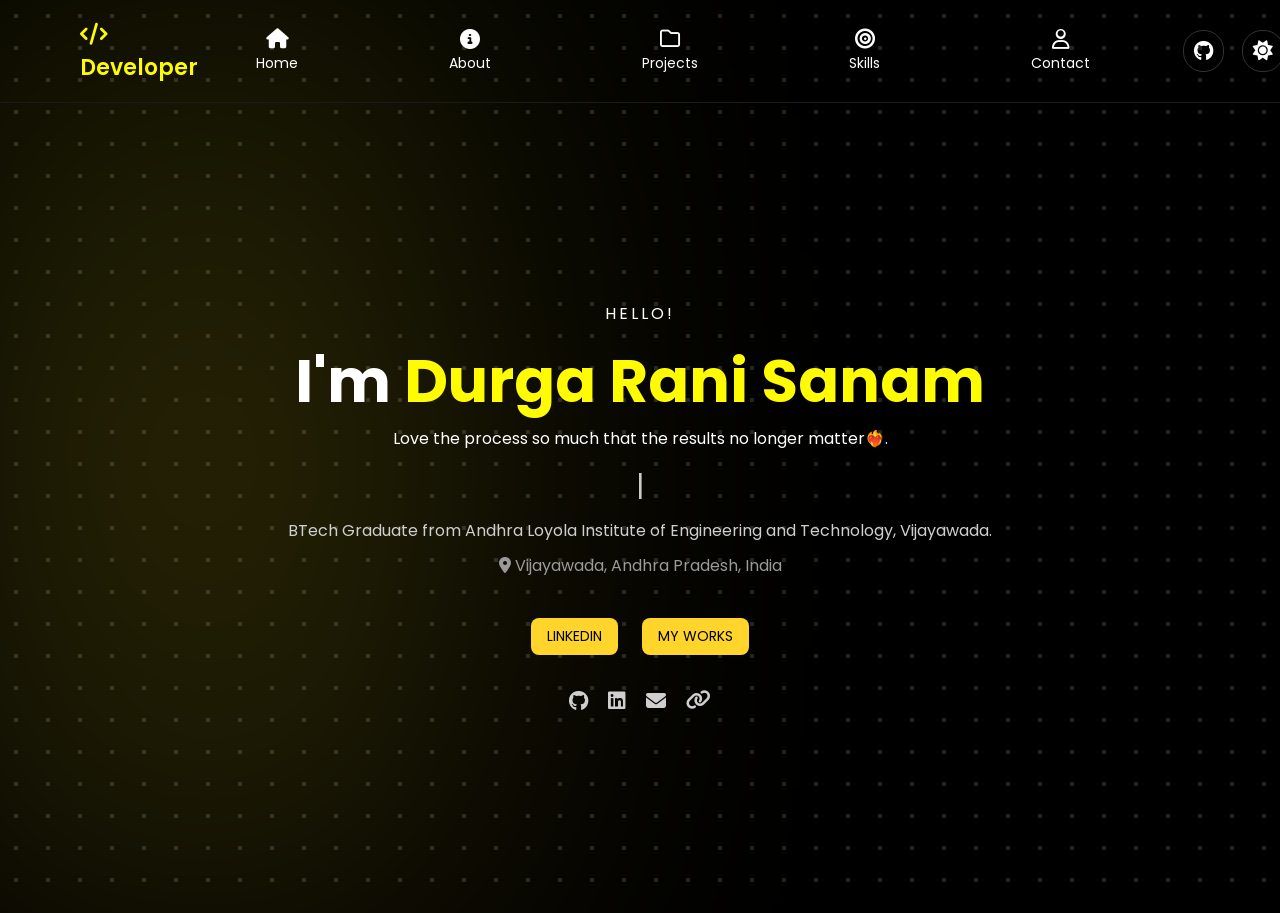
<file: index.html>
<!DOCTYPE html>
<html lang="en">

    <head>
        <meta charset="UTF-8">
        <meta name="viewport" content="width=device-width, initial-scale=1.0">
        <title>Portfolio</title>
        <link rel="stylesheet" href="styles.css">
        <!-- Google Font -->
        <link href="https://fonts.googleapis.com/css2?family=Poppins:wght@300;400;600;700&display=swap"
            rel="stylesheet">

        <!-- Font Awesome -->
        <link rel="stylesheet" href="https://cdnjs.cloudflare.com/ajax/libs/font-awesome/6.5.0/css/all.min.css">

    </head>

    <body>
        <div id="header"></div>

        <section class="hero">

            <p class="hello">HELLO!</p>

            <h1>
                I'm <span class="name">Durga Rani Sanam</span>
            </h1>

            <p class="quote">
                Love the process so much that the results no longer matter❤️‍🔥.
            </p>

            <!-- Dynamic typing text -->
            <div class="typing">
                <span id="typing-text"></span><span>|</span>
            </div>
            <p class="subtitle">
                BTech Graduate from Andhra Loyola Institute of Engineering and Technology, Vijayawada.
            </p>
            <p class="location">
                <i class="fa-solid fa-location-dot"></i>
                Vijayawada, Andhra Pradesh, India
            </p>
            <div class="buttons">
                <a href="https://github.com/DurgaraniSanam" class="btn">LINKEDIN</a>
                <a href="#" class="btn">MY WORKS</a>
            </div>
            <div class="social">
                <a href="https://github.com/DurgaraniSanam"><i class="fa-brands fa-github"></i></a>
                <a href="http://www.linkedin.com/in/sanam-durga-rani-8a6917293"><i
                        class="fa-brands fa-linkedin"></i></a>
                <a href="mailto:sanamdurgarani@gmail.com"><i class="fa-solid fa-envelope"></i></a>
                <i class="fa-solid fa-link"></i>
            </div>
        </section>
        <script>
            fetch("header.html")
                .then(res => {
                    if (!res.ok) throw new Error("header.html not found");
                    return res.text();
                })
                .then(data => {
                    document.getElementById("header").innerHTML = data;
                })
                .catch(err => console.error("Header load error:", err));
        </script>
        <script src="script.js"></script>
    </body>

</html>
</file>
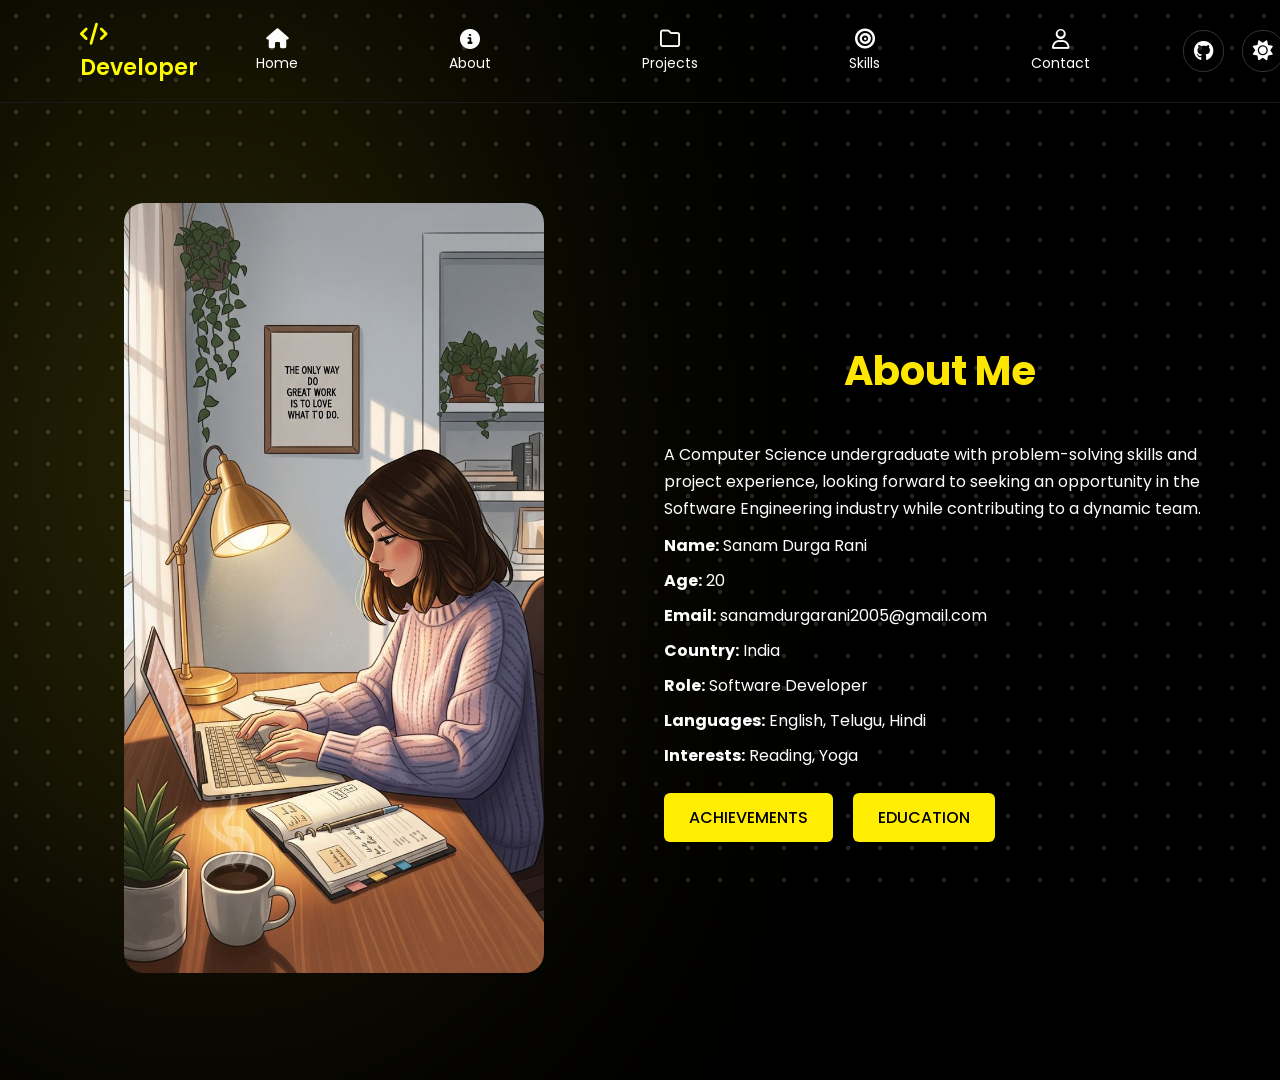
<file: about.html>
<!DOCTYPE html>
<html>

  <head>
    <title>About</title>
    <link rel="stylesheet" href="styles.css">
    <!-- Google Font -->
    <link href="https://fonts.googleapis.com/css2?family=Poppins:wght@300;400;600;700&display=swap" rel="stylesheet">

    <!-- Font Awesome -->
    <link rel="stylesheet" href="https://cdnjs.cloudflare.com/ajax/libs/font-awesome/6.5.0/css/all.min.css">

  </head>

  <body>
    <div id="header"></div>

    <section class="about-section">

      <div class="about-container">

        <!-- LEFT IMAGE -->
        <div class="about-img">
          <img src="images/Profile.jpg" alt="profile">
        </div>

        <!-- RIGHT TEXT -->
        <div class="about-content">

          <h2 class="title">About Me</h2>

          <p class="about-desc">
            A Computer Science undergraduate with problem-solving skills and project experience,
            looking forward to seeking an opportunity in the Software Engineering industry while
            contributing to a dynamic team.
          </p>

          <p><b>Name:</b> Sanam Durga Rani</p>
          <p><b>Age:</b> 20</p>
          <p><b>Email:</b> sanamdurgarani2005@gmail.com</p>
          <p><b>Country:</b> India</p>
          <p><b>Role:</b> Software Developer</p>
          <p><b>Languages:</b> English, Telugu, Hindi</p>
          <p><b>Interests:</b> Reading, Yoga</p>

          <div class="about-buttons">
            <a href="achievements.html" class="about-btn">ACHIEVEMENTS</a>
            <a href="education.html" class="about-btn">EDUCATION</a>
          </div>

        </div>
      </div>

    </section>


    <script src="script.js"></script>
    <script>
      fetch("header.html")
        .then(res => {
          if (!res.ok) throw new Error("header.html not found");
          return res.text();
        })
        .then(data => {
          document.getElementById("header").innerHTML = data;
        })
        .catch(err => console.error("Header load error:", err));
    </script>
  </body>

</html>
</file>
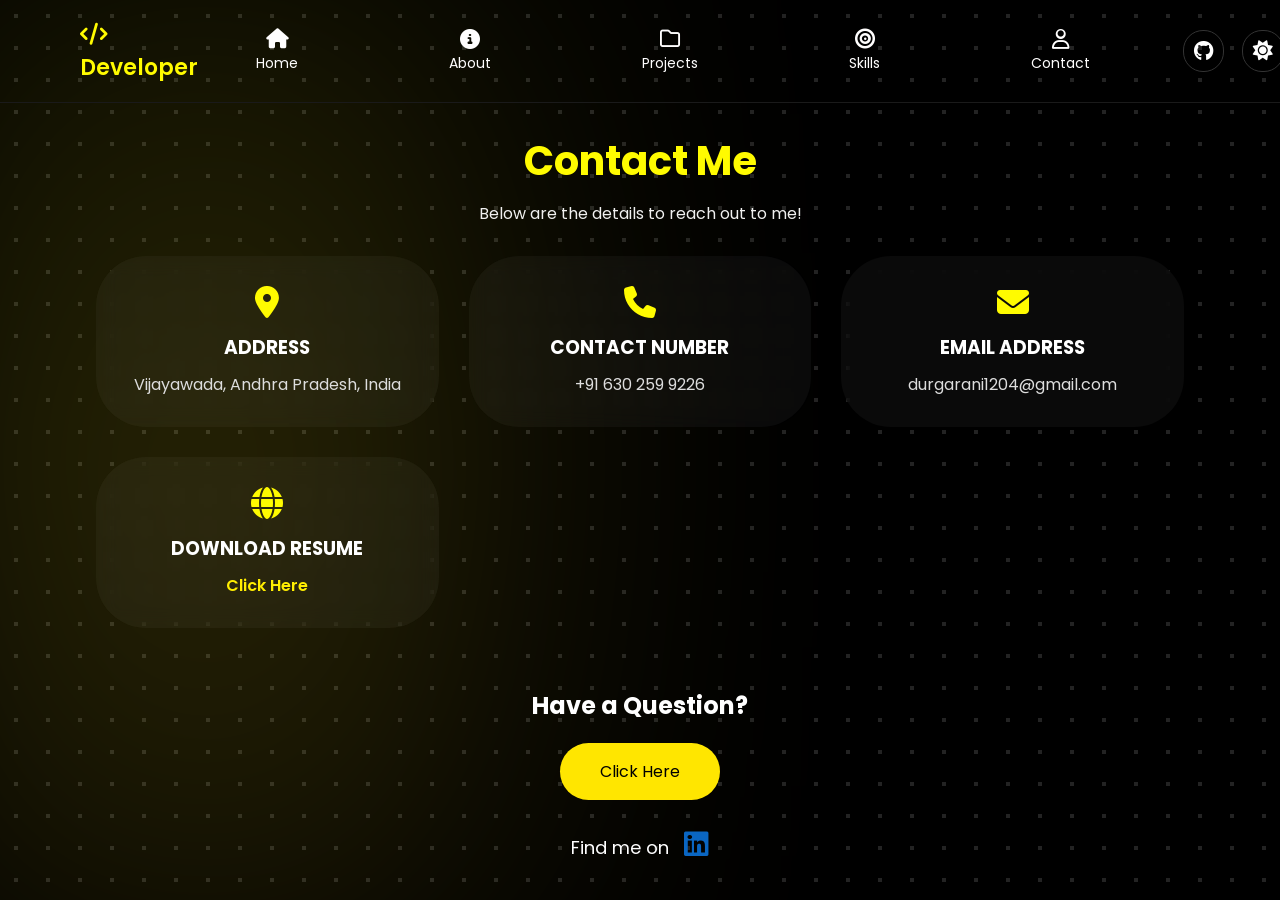
<file: contact.html>
<!DOCTYPE html>
<html>

  <head>
    <title>Contact</title>
    <link rel="stylesheet" href="styles.css">
    <!-- Google Font -->
    <link href="https://fonts.googleapis.com/css2?family=Poppins:wght@300;400;600;700&display=swap" rel="stylesheet">

    <!-- Font Awesome -->
    <link rel="stylesheet" href="https://cdnjs.cloudflare.com/ajax/libs/font-awesome/6.5.0/css/all.min.css">

  </head>

  <body>
    <div id="header"></div>

    <section class="contact-section">

      <h1 class="contact-title">Contact Me</h1>
      <p class="contact-sub">Below are the details to reach out to me!</p>

      <div class="contact-grid">

        <!-- ADDRESS -->
        <div class="contact-card">
          <i class="fa-solid fa-location-dot icon"></i>
          <h3>ADDRESS</h3>
          <p>Vijayawada, Andhra Pradesh, India</p>
        </div>

        <!-- PHONE -->
        <div class="contact-card">
          <i class="fa-solid fa-phone icon"></i>
          <h3>CONTACT NUMBER</h3>
          <p>+91 630 259 9226</p>
        </div>

        <!-- EMAIL -->
        <div class="contact-card">
          <i class="fa-solid fa-envelope icon"></i>
          <h3>EMAIL ADDRESS</h3>
          <p>durgarani1204@gmail.com</p>
        </div>

        <!-- RESUME -->
        <div class="contact-card">
          <i class="fa-solid fa-globe icon"></i>
          <h3>DOWNLOAD RESUME</h3>
          <a href="#" class="resume-link">Click Here</a>
        </div>

      </div>

      <h2 class="question">Have a Question?</h2>

      <button class="contact-btn">Click Here</button>

      <div class="find">
        Find me on
        <a href="http://www.linkedin.com/in/sanam-durga-rani-8a6917293"><i class="fa-brands fa-linkedin linkedin"></i></a>
      </div>

    </section>

    <script src="script.js"></script>
    <script>
      fetch("header.html")
        .then(res => {
          if (!res.ok) throw new Error("header.html not found");
          return res.text();
        })
        .then(data => {
          document.getElementById("header").innerHTML = data;
        })
        .catch(err => console.error("Header load error:", err));
    </script>
  </body>

</html>
</file>
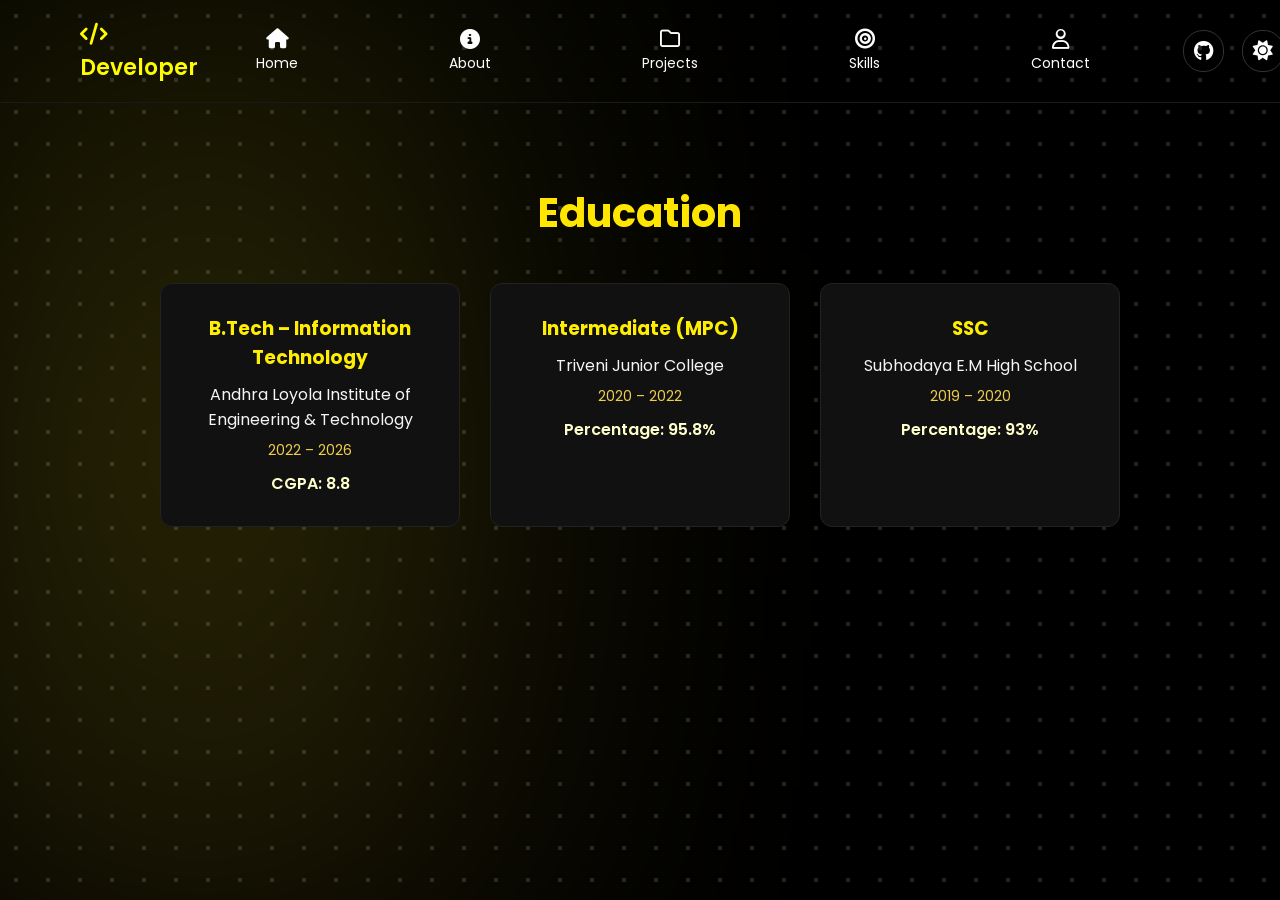
<file: education.html>
<!DOCTYPE html>
<html lang="en">

    <head>
        <meta charset="UTF-8">
        <meta name="viewport" content="width=device-width, initial-scale=1.0">
        <link rel="stylesheet" href="styles.css">
        <!-- Google Font -->
        <link href="https://fonts.googleapis.com/css2?family=Poppins:wght@300;400;600;700&display=swap"
            rel="stylesheet">

        <!-- Font Awesome -->
        <link rel="stylesheet" href="https://cdnjs.cloudflare.com/ajax/libs/font-awesome/6.5.0/css/all.min.css">

        <title>Document</title>
    </head>

    <body>
        <div id="header"></div>
        <section class="education-section">

            <h2 class="edu-title">Education</h2>

            <div class="edu-container">

                <!-- COLLEGE -->
                <div class="edu-card">
                    <h3>B.Tech – Information Technology</h3>
                    <p class="edu-college">Andhra Loyola Institute of Engineering & Technology</p>
                    <p class="edu-year">2022 – 2026</p>
                    <p class="edu-percent">CGPA: 8.8</p>
                </div>

                <!-- INTERMEDIATE -->
                <div class="edu-card">
                    <h3>Intermediate (MPC)</h3>
                    <p class="edu-college">Triveni Junior College</p>
                    <p class="edu-year">2020 – 2022</p>
                    <p class="edu-percent">Percentage: 95.8%</p>
                </div>

                <!-- SCHOOL -->
                <div class="edu-card">
                    <h3>SSC</h3>
                    <p class="edu-college">Subhodaya E.M High School</p>
                    <p class="edu-year">2019 – 2020</p>
                    <p class="edu-percent">Percentage: 93%</p>
                </div>

            </div>

        </section>
        <script>
            fetch("header.html")
                .then(res => {
                    if (!res.ok) throw new Error("header.html not found");
                    return res.text();
                })
                .then(data => {
                    document.getElementById("header").innerHTML = data;
                })
                .catch(err => console.error("Header load error:", err));
        </script>
    </body>

</html>
</file>
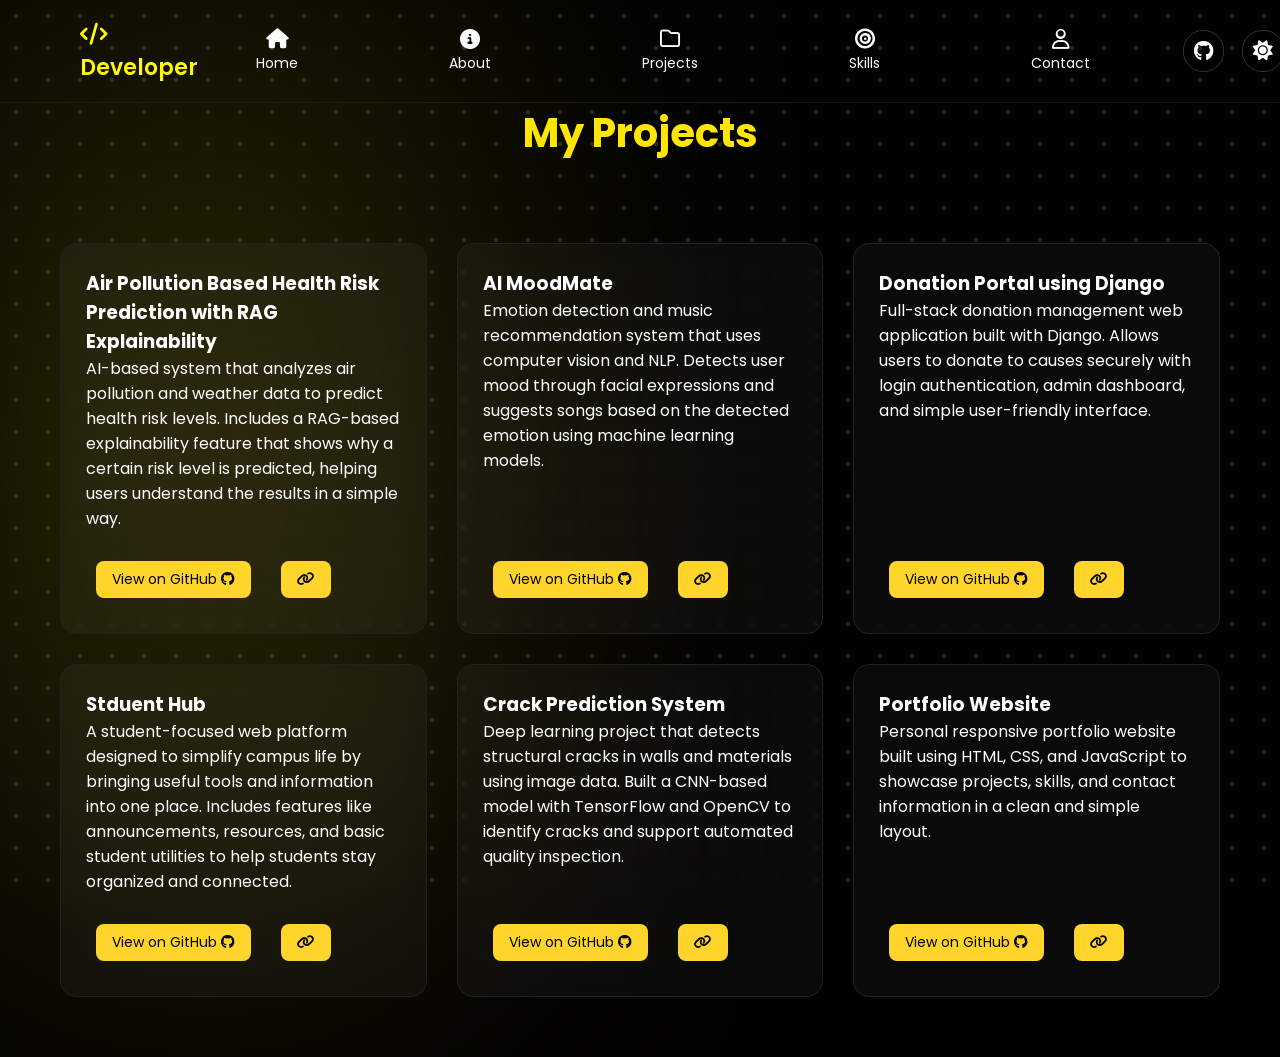
<file: projects.html>
<!DOCTYPE html>
<html lang="en">

  <head>
    <meta charset="UTF-8">
    <meta name="viewport" content="width=device-width, initial-scale=1.0">
    <title>My Projects</title>
    <!-- Google Font -->
    <link href="https://fonts.googleapis.com/css2?family=Poppins:wght@300;400;600;700&display=swap" rel="stylesheet">

    <!-- Font Awesome -->
    <link rel="stylesheet" href="https://cdnjs.cloudflare.com/ajax/libs/font-awesome/6.5.0/css/all.min.css">

    <link href="https://fonts.googleapis.com/css2?family=Poppins:wght@300;400;600;700&display=swap" rel="stylesheet">
    <link rel="stylesheet" href="styles.css">
  </head>

  <body>
    <div id="header"></div>

    <h2 class="title">My Projects</h2>

    <div class="project-grid">

      <!-- PROJECT 1 -->
      <div class="card">
        <h3>Air Pollution Based Health Risk Prediction with RAG Explainability</h3>
        <div class="card-content">
          <p>
            AI-based system that analyzes air pollution and weather data to predict health risk levels.
            Includes a RAG-based explainability feature that shows why a certain risk level is predicted,
            helping users understand the results in a simple way.
          </p>
        </div>
        <div class="card-buttons">
          <a href="https://github.com/YOUR_GITHUB_LINK1" class="btn" target="_blank">View on GitHub <i
              class="fa-brands fa-github"></i></a>
          <a href="" class="btn" target="_blank"><i class="fa-solid fa-link"></i></a>
        </div>
      </div>

      <!-- PROJECT 2 -->
      <div class="card">
        <h3>AI MoodMate</h3>
        <div class="card-content">
          <p>
            Emotion detection and music recommendation system that uses computer vision and NLP.
            Detects user mood through facial expressions and suggests songs based on the detected emotion
            using machine learning models.
          </p>
        </div>
        <div class="card-buttons">
          <a href="https://github.com/YOUR_GITHUB_LINK2" class="btn" target="_blank">View on GitHub <i
              class="fa-brands fa-github"></i></a>
          <a href="" class="btn" target="_blank"><i class="fa-solid fa-link"></i></a>
        </div>
      </div>

      <!-- PROJECT 3 -->
      <div class="card">
        <h3>Donation Portal using Django</h3>
        <div class="card-content">
          <p>

            Full-stack donation management web application built with Django.
            Allows users to donate to causes securely with login authentication,
            admin dashboard, and simple user-friendly interface.
          </p>
        </div>
        <div class="card-buttons">
          <a href="https://github.com/YOUR_GITHUB_LINK3" class="btn" target="_blank">View on GitHub <i
              class="fa-brands fa-github"></i></a>
          <a href="" class="btn" target="_blank"><i class="fa-solid fa-link"></i></a>
        </div>
      </div>

      <!-- PROJECT 4 -->
      <div class="card">
        <h3>Stduent Hub</h3>
        <div class="card-content">
          <p>
            A student-focused web platform designed to simplify campus life by bringing useful tools
            and information into one place. Includes features like announcements, resources, and
            basic student utilities to help students stay organized and connected.
          </p>
        </div>
        <div class="card-buttons">
          <a href="https://github.com/YOUR_GITHUB_LINK4" class="btn" target="_blank">View on GitHub <i
              class="fa-brands fa-github"></i></a>
          <a href="" class="btn" target="_blank"><i class="fa-solid fa-link"></i></a>
        </div>
      </div>

      <!-- PROJECT 5 -->
      <div class="card">
        <h3>Crack Prediction System</h3>
        <div class="card-content">
          <p>
            Deep learning project that detects structural cracks in walls and materials using image data.
            Built a CNN-based model with TensorFlow and OpenCV to identify cracks and support
            automated quality inspection.
          </p>
        </div>
        <div class="card-buttons">
          <a href="https://github.com/YOUR_GITHUB_LINK5" class="btn" target="_blank">View on GitHub <i
              class="fa-brands fa-github"></i></a>
          <a href="" class="btn" target="_blank"><i class="fa-solid fa-link"></i></a>
        </div>
      </div>

      <!-- PROJECT 6 -->
      <div class="card">

        <h3>Portfolio Website</h3>
        <div class="card-content">
          <p>
            Personal responsive portfolio website built using HTML, CSS, and JavaScript
            to showcase projects, skills, and contact information in a clean and simple layout.
          </p>
        </div>
        <div class="card-buttons">
          <a href="https://github.com/YOUR_GITHUB_LINK5" class="btn" target="_blank">View on GitHub <i
              class="fa-brands fa-github"></i></a>
          <a href="" class="btn" target="_blank"><i class="fa-solid fa-link"></i></a>
        </div>
      </div>

    </div>
    <script>
      fetch("header.html")
        .then(res => {
          if (!res.ok) throw new Error("header.html not found");
          return res.text();
        })
        .then(data => {
          document.getElementById("header").innerHTML = data;
        })
        .catch(err => console.error("Header load error:", err));
    </script>

  </body>

</html>
</file>
<file: styles.css>
* {
  margin: 0;
  padding: 0;
  box-sizing: border-box;
  font-family: "Poppins", sans-serif;
}

/* default DARK */
body {
  background: #000000;
  color: white;
  transition: 0.4s;
}

/* navbar container */
.navbar {
  width: 100%;
  display: flex;
  justify-content: center;
  margin-top: 20px;
}

/* menu */
.nav-menu {
  border-radius: 18px;
  display: flex;
  gap: 35px;
  align-items: center;
}

/* items */
.nav-item {
  text-decoration: none;
  color: #fffefe;
  display: flex;
  flex-direction: column;
  align-items: center;
  font-size: 14px;
  padding: 10px 58px;
  border-radius: 14px;
  transition: 0.3s;
}

.nav-item i {
  font-size: 20px;
  margin-bottom: 4px;
}

/* hover */
.nav-item:hover {
  background: #fcfcfc;
  color: black;
}

/* LIGHT MODE */
body.light-mode {
  background: white;
  color: #111;
}

/* optional: hero background also change */
body.light-mode .hero::before {
  background-image: radial-gradient(#bbb 2px, transparent 2px);
}

body.light-mode .hero::after {
  opacity: 0.08;
}
/* HEADER */
header {
  display: flex;
  justify-content: space-between;
  align-items: center;
  padding: 18px 80px;
  border-bottom: 1px solid #1a1a1a;
}
.logo {
  font-size: 22px;
  font-weight: 600;
  color: #fffb00;
}

.logo i {
  color: #fffb00;
}

/* right icons */
.top-icons {
  display: flex;
  gap: 18px;
}

.top-icons i {
  border: 1px solid #333;
  padding: 10px;
  border-radius: 20px;
  font-size: 20px;
  cursor: pointer;
}

.hero {
  height: 90vh;
  display: flex;
  flex-direction: column;
  justify-content: center;
  align-items: center;
  text-align: center;
}

/* dotted background across full page */
body::before {
  content: "";
  position: fixed; /* important */
  top: 0;
  left: 0;
  width: 100%;
  height: 100%;
  background-image: radial-gradient(#3b3b3b 2.2px, transparent 2.2px);
  background-size: 32px 32px;
  opacity: 0.6;
  z-index: -1;
  animation: moveDots 20s linear infinite;
}

/* gradient glow left */
body::after {
  content: "";
  position: fixed; /* important */
  left: 0;
  top: 0;
  width: 400px;
  height: 100%;
  background: linear-gradient(300deg, #ffd52c, #dde40ed0);
  filter: blur(180px);
  opacity: 0.25;
  z-index: -1;
}

@keyframes moveDots {
  from {
    background-position: 0 0;
  }
  to {
    background-position: 200px 200px;
  }
}

.hello {
  letter-spacing: 3px;
  margin-bottom: 10px;
}

h1 {
  font-size: 60px;
  font-weight: 700;
}

.name {
  color: #fffb00;
}

.typing {
  font-size: 28px;
  margin-top: 20px;
  color: #cfcfcf;
}

.cursor {
  animation: blink 1s infinite;
}

@keyframes blink {
  50% {
    opacity: 0;
  }
}

.subtitle {
  margin-top: 10px;
  color: #cfcfcf;
}

.location {
  margin-top: 10px;
  color: #9a9a9a;
}

.buttons {
  margin-top: 30px;
}

.btn {
  text-decoration: none;
  background: #ffffff;
  color: rgb(0, 0, 0);
  padding: 12px 28px;
  border-radius: 8px;
  margin: 10px;
  display: inline-block;
  transition: 0.3s;
}

.btn:hover {
  background: #fff202;
  transform: scale(1.05);
}

/* social icons */
.social {
  margin-top: 25px;
  display: flex;
  gap: 20px;
}

.social i {
  font-size: 20px;
  color: #cfcfcf;
  cursor: pointer;
  transition: 0.3s;
}

.social i:hover {
  color: #ffee01;
  transform: scale(1.2);
}

/* SECTION COMMON */
.section {
  padding: 100px 80px;
  max-width: 1200px;
  margin: auto;
}

.title {
  font-size: 40px;
  margin-bottom: 30px;
  color: #fffb00;
}

/* HERO */
.hero {
  height: 90vh;
  display: flex;
  flex-direction: column;
  justify-content: center;
  align-items: center;
  text-align: center;
}

.name {
  color: #fffb00;
}
.typing {
  font-size: 28px;
  margin-top: 15px;
  color: #ccc;
}

/* CARDS */
.grid {
  display: grid;
  grid-template-columns: repeat(auto-fit, minmax(250px, 1fr));
  gap: 30px;
}

.card {
  background: #111;
  padding: 25px;
  border-radius: 12px;
  border: 1px solid #222;
  transition: 0.3s;
}

.card:hover {
  transform: translateY(-8px);
  border: 1px solid #fffb00;
}

/* ABOUT PAGE */
.about-section {
  padding: 40px 0px;
  width: 90%;
  margin: auto;
}

.about-container {
  display: flex;
  gap: 60px;
  align-items: center;
}

.about-img img {
  margin: 60px;
  width: 420px;
  border-radius: 20px;
}

.about-content {
  max-width: 600px;
}

.about-desc {
  line-height: 1.7;
  margin-bottom: 25px;
}

.about-content p {
  margin: 10px 0;
  font-size: 16px;
}

.about-buttons {
  margin-top: 25px;
  display: flex;
  gap: 20px;
}

.about-btn {
  background: #ffee01;
  padding: 12px 25px;
  border-radius: 6px;
  text-decoration: none;
  color: #000;
  font-weight: 500;
}

/* mobile */
@media (max-width: 900px) {
  .about-container {
    flex-direction: column;
    text-align: center;
  }

  .about-img img {
    width: 280px;
  }
}

/* EDUCATION SECTION */
.education-section {
  margin-top: 80px;
  text-align: center;
}

.edu-title {
  font-size: 40px;
  margin-bottom: 40px;
  color: #ffe600;
}

.edu-container {
  display: flex;
  justify-content: center;
  gap: 30px;
  flex-wrap: wrap;
}

.edu-card {
  background: #111;
  padding: 30px;
  width: 300px;
  border-radius: 12px;
  border: 1px solid #222;
  transition: 0.3s;
}

.edu-card:hover {
  transform: translateY(-6px);
  border: 1px solid #ffd52c;
}

.edu-card h3 {
  margin-bottom: 10px;
  color: #ffee01;
}

.edu-college {
  color: whitesmoke;
  margin-bottom: 8px;
}

.edu-year {
  font-size: 14px;
  color: #eece4c;
}

.edu-percent {
  margin-top: 10px;
  font-weight: 600;
  color: #fffeca;
}

/* ACHIEVEMENTS */
.achievement-section {
  margin-top: 40px;
  text-align: center;
}

.gallery {
  display: grid;
  grid-template-columns: repeat(auto-fit, minmax(260px, 1fr));
  gap: 30px;
  width: 90%;
  margin: auto;
}

.ach-card {
  background: rgba(255, 255, 255, 0.04);
  backdrop-filter: blur(10px);
  padding: 15px;
  border-radius: 12px;
  transition: 0.3s;
}

.ach-card:hover {
  transform: translateY(-6px);
}

.ach-card img {
  width: 100%;
  height: 300px;
  object-fit: cover;
  border-radius: 10px;
  cursor: pointer;
}

.ach-card h3 {
  margin-top: 10px;
  font-size: 16px;
}

.ach-card p {
  font-size: 14px;
  color: #aaa;
}

/* popup */
.popup {
  position: fixed;
  top: 0;
  left: 0;
  width: 100%;
  height: 100%;
  background: rgba(0, 0, 0, 0.9);
  display: none;
  justify-content: center;
  align-items: center;
  z-index: 999;
}

.popup img {
  max-width: 80%;
  max-height: 80%;
  border-radius: 10px;
}

/* SKILLS PAGE */
.skills-section {
  text-align: center;
  padding: 40px 0;
}

.skills-container {
  width: 70%;
  margin: auto;
  display: grid;
  grid-template-columns: 1fr 1fr;
  gap: 40px;
}

.skills-card {
  background: rgba(255, 255, 255, 0.04);
  backdrop-filter: blur(10px);
  color: #ffd52c;
  padding: 35px;
  border-radius: 12px;
}

.skills-card h2 {
  margin-bottom: 25px;
  letter-spacing: 2px;
}

.skills-icons {
  display: flex;
  justify-content: center;
  align-items: center;
  gap: 30px;
  flex-wrap: wrap;
}

.skills-icons img {
  width: 70px;
  height: 70px;
  transition: 0.3s;
}

.skills-icons img:hover {
  transform: scale(1.15);
}

/* bottom center card */
.bottom-card {
  grid-column: 1 / span 2;
  width: 60%;
  margin: auto;
}

/* mobile */
@media (max-width: 900px) {
  .skills-container {
    grid-template-columns: 1fr;
  }

  .bottom-card {
    grid-column: auto;
    width: 100%;
  }
}
/* =========================
   PROJECT PAGE
========================= */
.title {
  text-align: center;
  margin-bottom: 40px;
  color: #ffe600;
}

.project-grid {
  padding: 40px;
  margin: 20px;
  display: grid;
  grid-template-columns: repeat(auto-fit, minmax(320px, 1fr));
  gap: 30px;
}

/* card layout */
.card {
  display: flex;
  flex-direction: column;
  justify-content: space-between;
  height: 100%;
  min-height: 260px;
  padding: 25px;
  border-radius: 16px;
  background: rgba(255, 255, 255, 0.04);
  backdrop-filter: blur(10px);
}

/* content area grows */
.card-content {
  flex-grow: 1;
}

/* buttons fixed bottom */
.card-buttons {
  display: flex;
  gap: 10px;
  margin-top: 20px;
}

/* button style */
.btn {
  padding: 8px 16px;
  border-radius: 8px;
  background: #ffd52c;
  color: black;
  text-decoration: none;
  font-size: 14px;
}

/* =========================
   LIGHT MODE
========================= */
body.light-mode {
  background: white;
  color: #111;
}

body.light-mode .hero::before {
  background-image: radial-gradient(#bbb 2px, transparent 2px);
}

body.light-mode .hero::after {
  opacity: 0.08;
}

/* CONTACT PAGE */
.contact-section {
  text-align: center;
  padding: 28px 0;
}

.contact-title {
  font-size: 40px;
  margin-bottom: 10px;
  color: #fffb00;
}

.contact-sub {
  color: #f0f0ef;
  margin-bottom: 30px;
}

.contact-grid {
  display: grid;
  grid-template-columns: repeat(auto-fit, minmax(260px, 1fr));
  gap: 30px;
  width: 85%;
  margin: auto;
}

.contact-card {
  background: rgba(255, 255, 255, 0.04);
  backdrop-filter: blur(10px);
  padding: 30px 20px;
  border-radius: 50px;
  transition: 0.3s;
}

.contact-card:hover {
  transform: translateY(-6px);
}

.icon {
  font-size: 32px;
  margin-bottom: 15px;
  color: #fffb00;
}

.contact-card h3 {
  margin-bottom: 10px;
}

.contact-card p {
  color: #ddd;
}

.resume-link {
  color: #ffee01;
  text-decoration: none;
  font-weight: 600;
}

.question {
  margin-top: 60px;
  margin-bottom: 20px;
}

.contact-btn {
  background: #ffe600;
  color: #000;
  border: none;
  padding: 16px 40px;
  border-radius: 40px;
  font-size: 16px;
  cursor: pointer;
}

.find {
  margin-top: 30px;
  font-size: 18px;
}

.linkedin {
  font-size: 28px;
  margin-left: 10px;
  color: #0a66c2;
}

/* BUTTON */
.send {
  margin-top: 15px;
  background: #fffb00;
  border: none;
  padding: 12px 28px;
  cursor: pointer;
  border-radius: 40px;
  font-weight: 600;
  transition: 0.3s;
}

.send:hover {
  transform: scale(1.05);
}
</file>
